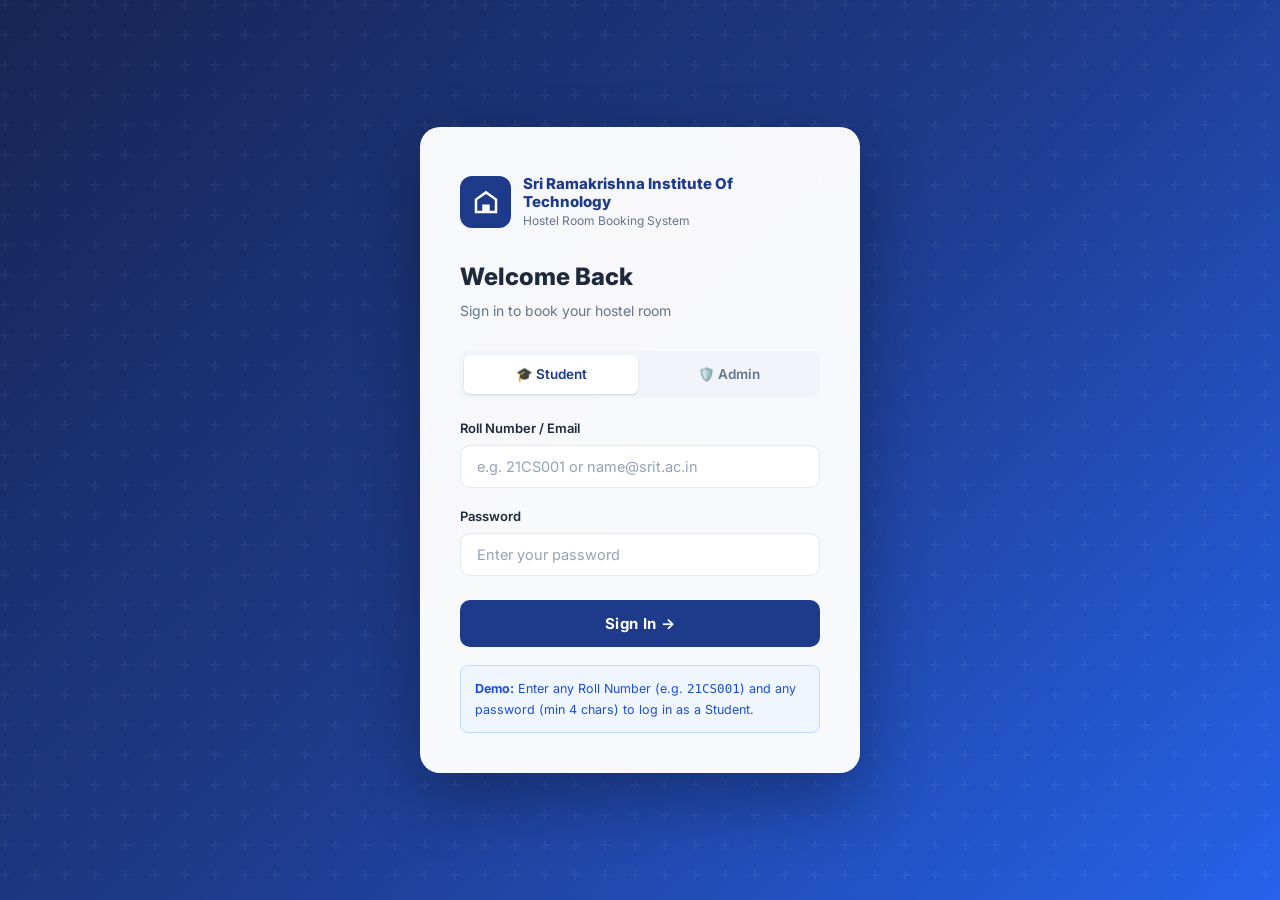
<file: index.html>
<!DOCTYPE html>
<html lang="en">
<head>
  <meta charset="UTF-8">
  <meta name="viewport" content="width=device-width, initial-scale=1.0">
  <title>Login — SRIT Hostel Booking</title>
  <meta name="description" content="Login to the Sri Ramakrishna Institute of Technology Hostel Room Booking System">
  <link rel="stylesheet" href="style.css">
</head>
<body>

  <div class="login-page">
    <div class="login-card">

      <!-- Logo & College Name -->
      <div class="login-logo">
        <div class="login-logo-icon">
          <!-- Building / College SVG Icon -->
          <svg viewBox="0 0 24 24" xmlns="http://www.w3.org/2000/svg" width="30" height="30" fill="white">
            <path d="M3 9.5L12 3l9 6.5V21H3V9.5zM12 5.5L5 10.3V19h4v-5h6v5h4V10.3L12 5.5zM10 14h4v5h-4v-5z"/>
          </svg>
        </div>
        <div class="login-logo-text">
          <h1>Sri Ramakrishna Institute Of Technology</h1>
          <p>Hostel Room Booking System</p>
        </div>
      </div>

      <h2 class="login-heading">Welcome Back</h2>
      <p class="login-subheading">Sign in to book your hostel room</p>

      <!-- Role Toggle -->
      <div class="role-toggle" role="group" aria-label="Select role">
        <input type="radio" name="role" id="role-student" value="student" checked>
        <label for="role-student">🎓 Student</label>
        <input type="radio" name="role" id="role-admin" value="admin">
        <label for="role-admin">🛡️ Admin</label>
      </div>

      <!-- Error Box -->
      <div id="login-error" class="login-error" role="alert"></div>

      <!-- Login Form -->
      <form id="login-form" novalidate>
        <div class="form-field">
          <label for="login-id">Roll Number / Email</label>
          <input type="text" id="login-id" placeholder="e.g. 21CS001 or name@srit.ac.in" autocomplete="username" required>
        </div>
        <div class="form-field">
          <label for="login-password">Password</label>
          <input type="password" id="login-password" placeholder="Enter your password" autocomplete="current-password" required>
        </div>
        <button type="submit" class="btn-login">Sign In →</button>
      </form>

      <!-- Demo Hint -->
      <div class="demo-hint">
        <strong>Demo:</strong> Enter any Roll Number (e.g. <code>21CS001</code>) and any password (min 4 chars) to log in as a Student.
      </div>

    </div>
  </div>

  <script src="data.js"></script>
  <script src="script.js"></script>
</body>
</html>
</file>
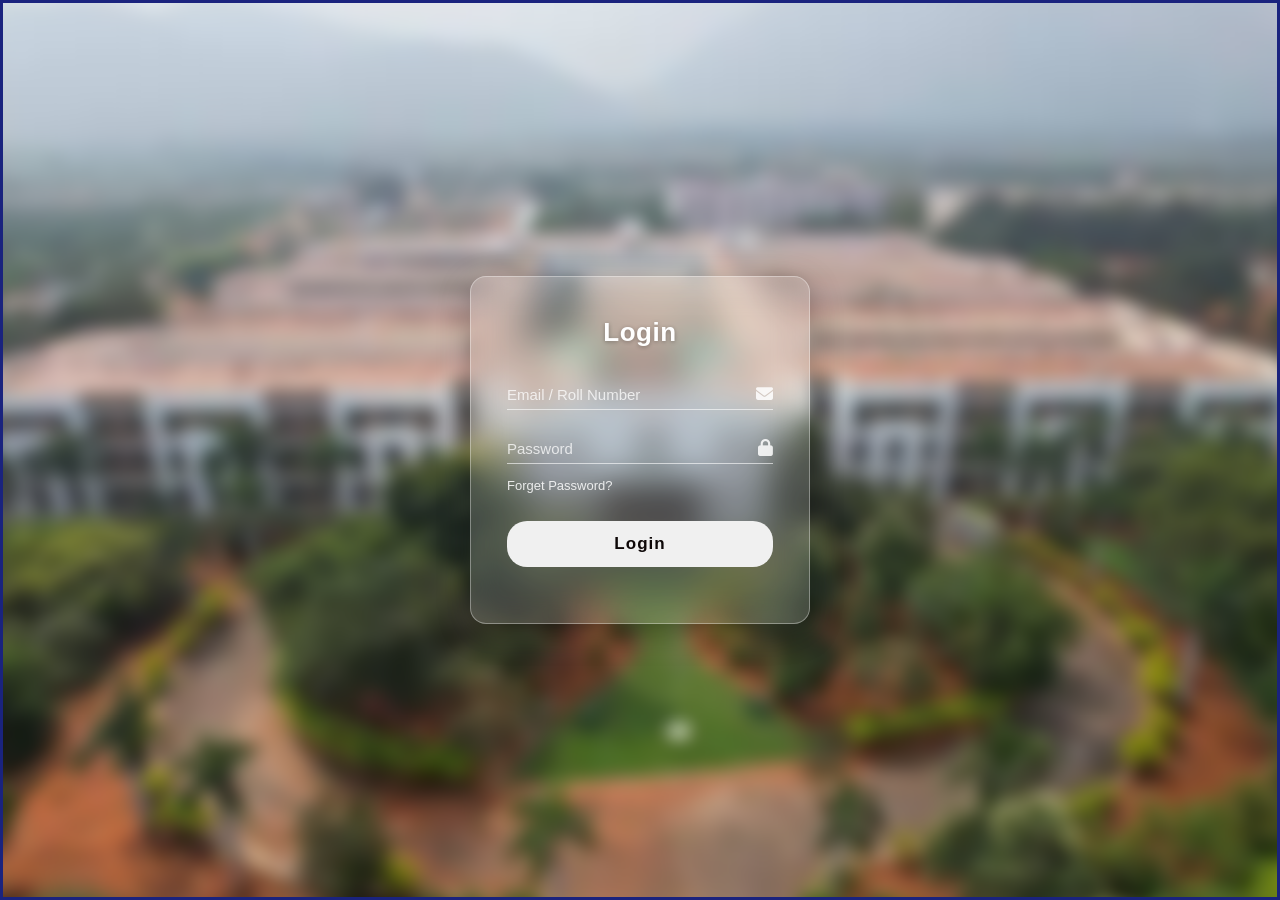
<file: beds.html>
<!DOCTYPE html>
<html lang="en">
<head>
  <meta charset="UTF-8">
  <meta name="viewport" content="width=device-width, initial-scale=1.0">
  <title>Bed Selection — SRIT Hostel Booking</title>
  <meta name="description" content="Select your bed in the chosen hostel room at SRIT">
  <link rel="stylesheet" href="style.css">
</head>
<body>

  <!-- ── Sticky Header ───────────────────────────────────────────── -->
  <header class="site-header">
    <div class="header-brand">
      <div class="brand-logo">
        <img src="img/logo.webp" alt="SRIT Logo">
      </div>
      <div class="brand-name">
        Sri Ramakrishna Institute Of Technology
        <span>Hostel Room Booking System</span>
      </div>
    </div>

    <div class="header-user" id="header-user">
      <div class="user-trigger" id="user-trigger" role="button" tabindex="0" aria-haspopup="true">
        <div class="user-avatar" id="header-avatar">?</div>
        <span class="user-name" id="header-user-name">Loading...</span>
        <span class="user-caret">▼</span>
      </div>
      <div class="user-dropdown" role="menu">
        <button class="dropdown-item" role="menuitem">👤 Profile</button>
        <div class="dropdown-divider"></div>
        <button class="dropdown-item logout" id="logout-btn" role="menuitem">🚪 Logout</button>
      </div>
    </div>
  </header>

  <!-- ── Page Body ───────────────────────────────────────────────── -->
  <main class="page-wrapper">

    <!-- Breadcrumb -->
    <nav class="breadcrumb" aria-label="Breadcrumb">
      <a href="dashboard.html">Dashboard</a>
      <span class="sep">›</span>
      <a href="rooms.html" id="bc-year">Year</a>
      <span class="sep">›</span>
      <span id="bc-room" class="current">Room</span>
      <span class="sep">›</span>
      <span class="current">Beds</span>
    </nav>

    <!-- Back Button -->
    <a href="rooms.html" class="btn-back">← Back to Rooms</a>

    <h1 class="page-title" id="page-room-title">Select a Bed</h1>
    <p class="page-subtitle">Click an available (green) bed to begin booking. Occupied beds are greyed out.</p>

    <!-- Bed Tiles (rendered by JS) -->
    <div id="beds-grid" class="beds-grid"></div>

  </main>

  <!-- ── Booking Confirmation Modal ─────────────────────────────── -->
  <div class="modal-overlay" id="confirm-modal" role="dialog" aria-modal="true" aria-labelledby="modal-heading">
    <div class="modal">
      <h2 class="modal-title" id="modal-heading">Confirm Booking</h2>
      <p class="modal-subtitle">Please review your booking details below before confirming.</p>

      <div class="modal-detail-list">
        <div class="modal-detail">
          <span class="modal-detail-key">Academic Year</span>
          <span class="modal-detail-val" id="modal-year">—</span>
        </div>
        <div class="modal-detail">
          <span class="modal-detail-key">Block</span>
          <span class="modal-detail-val" id="modal-block">—</span>
        </div>
        <div class="modal-detail">
          <span class="modal-detail-key">Room Number</span>
          <span class="modal-detail-val" id="modal-room">—</span>
        </div>
        <div class="modal-detail">
          <span class="modal-detail-key">Bed Number</span>
          <span class="modal-detail-val" id="modal-bed">—</span>
        </div>
        <div class="modal-detail">
          <span class="modal-detail-key">Student Name</span>
          <span class="modal-detail-val" id="modal-student">—</span>
        </div>
        <div class="modal-detail">
          <span class="modal-detail-key">Roll Number</span>
          <span class="modal-detail-val" id="modal-roll">—</span>
        </div>
      </div>

      <div class="modal-actions">
        <button class="btn-confirm" id="modal-confirm">✅ Confirm Booking</button>
        <button class="btn-cancel"  id="modal-cancel">Cancel</button>
      </div>
    </div>
  </div>

  <script src="data.js"></script>
  <script src="script.js"></script>
</body>
</html>
</file>
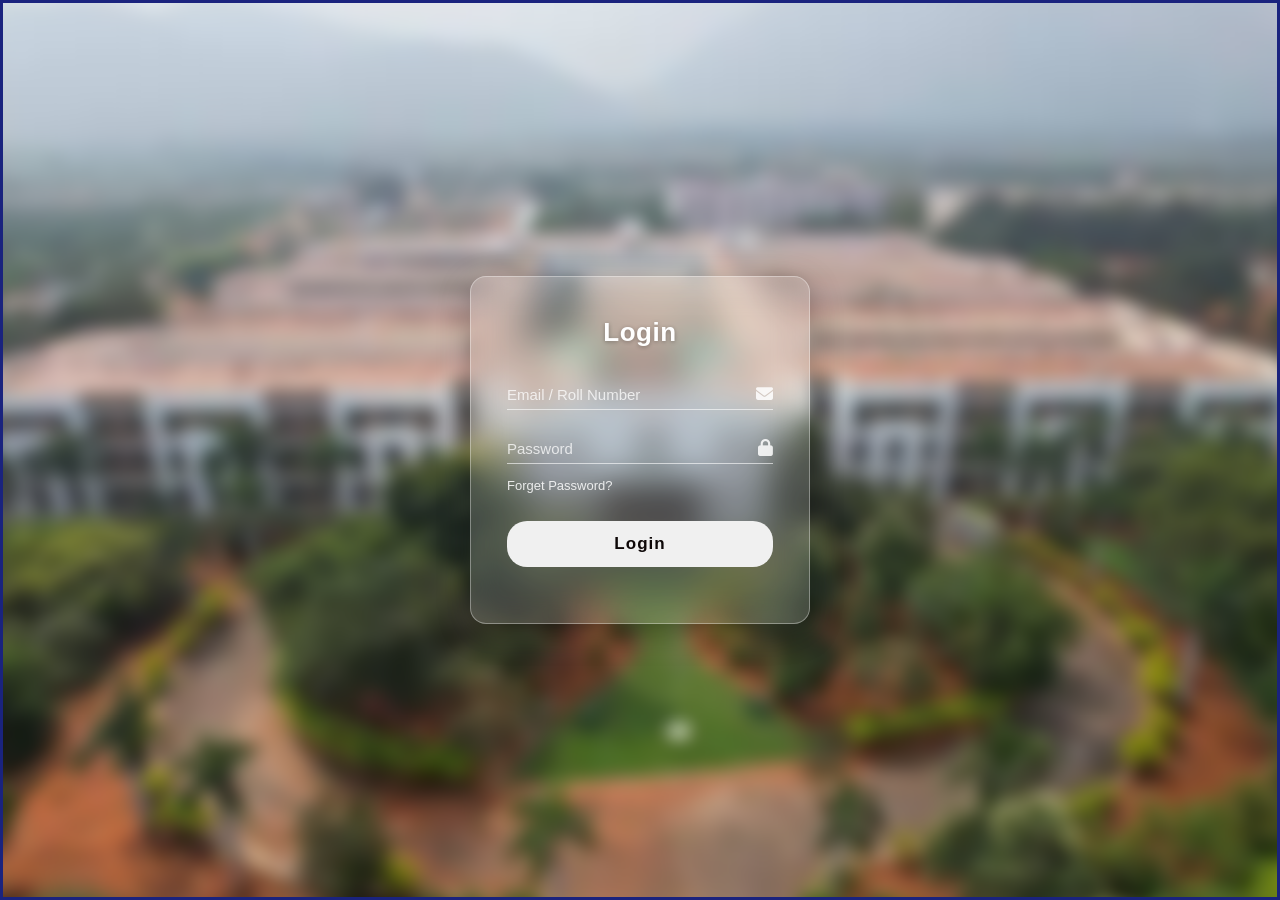
<file: dashboard.html>
<!DOCTYPE html>
<html lang="en">
<head>
  <meta charset="UTF-8">
  <meta name="viewport" content="width=device-width, initial-scale=1.0">
  <title>Dashboard — SRIT Hostel Booking</title>
  <meta name="description" content="Select your year to browse available hostel rooms at SRIT">
  <link rel="stylesheet" href="style.css">
</head>
<body>

  <!-- ── Sticky Header ───────────────────────────────────────────── -->
  <header class="site-header">
    <div class="header-brand">
      <div class="brand-logo">
        <img src="img/logo.webp" alt="SRIT Logo">
      </div>
      <div class="brand-name">
        Sri Ramakrishna Institute Of Technology
        <span>Hostel Room Booking System</span>
      </div>
    </div>

    <div class="header-user" id="header-user">
      <div class="user-trigger" id="user-trigger" role="button" tabindex="0" aria-haspopup="true">
        <div class="user-avatar" id="header-avatar">?</div>
        <span class="user-name" id="header-user-name">Loading...</span>
        <span class="user-caret">▼</span>
      </div>
      <div class="user-dropdown" role="menu">
        <button class="dropdown-item" role="menuitem">👤 Profile</button>
        <div class="dropdown-divider"></div>
        <button class="dropdown-item logout" id="logout-btn" role="menuitem">🚪 Logout</button>
      </div>
    </div>
  </header>

  <!-- ── Page Body ───────────────────────────────────────────────── -->
  <main class="page-wrapper">
    <!-- Existing Booking Banner (shown if user already booked) -->
    <div id="booking-banner" class="booking-banner" style="display:none"></div>

    <h1 class="page-title">Select Your Year</h1>
    <p class="page-subtitle">Choose your academic year to view available hostel rooms</p>

    <!-- Year Cards (rendered by JS) -->
    <div id="years-grid" class="years-grid"></div>
  </main>

  <script src="data.js"></script>
  <script src="script.js"></script>
</body>
</html>
</file>
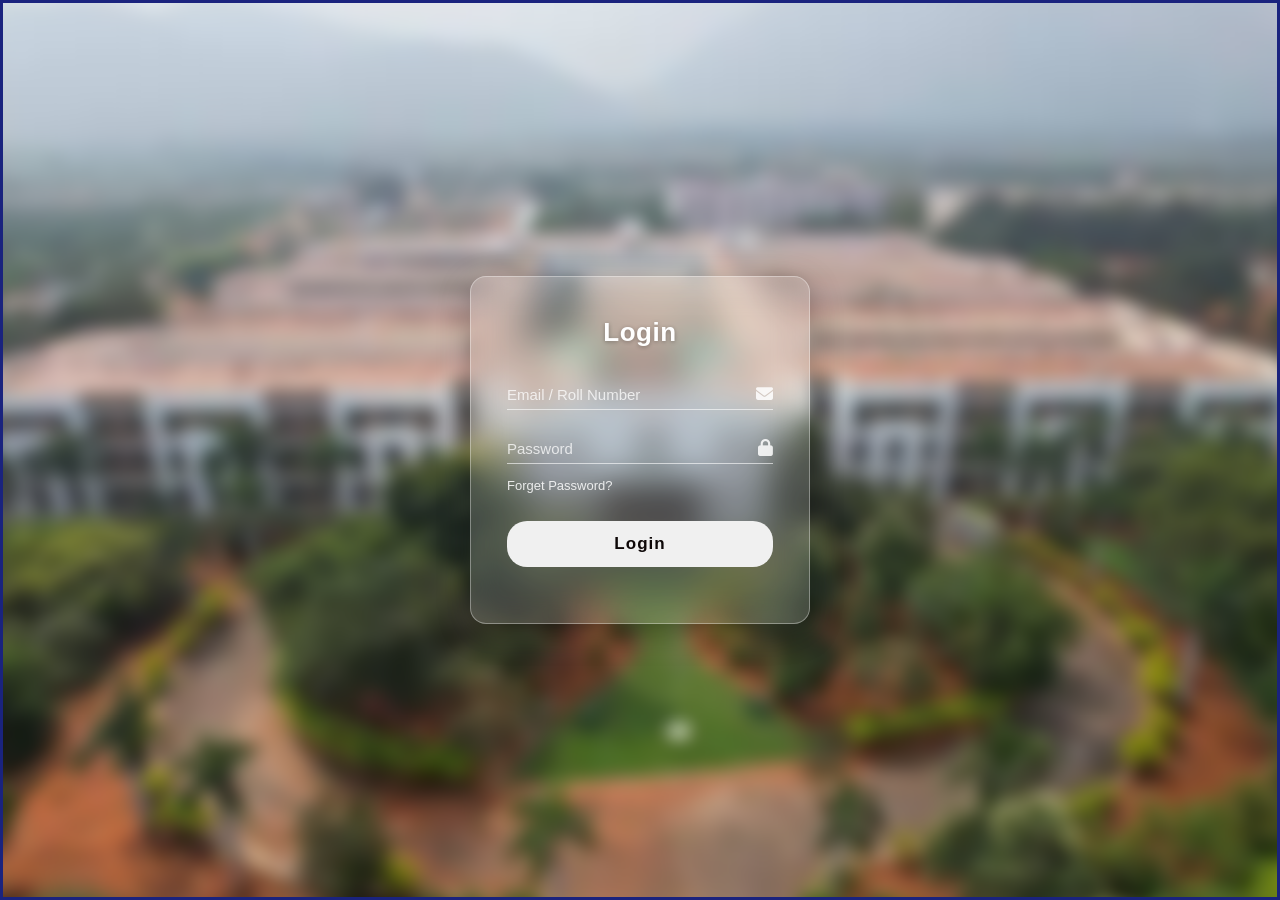
<file: login.html>
<!DOCTYPE html>
<html lang="en">
<head>
  <meta charset="UTF-8">
  <title>Login — SRIT Hostel Booking</title>
  <link rel="stylesheet" href="login.css">
  <link rel="stylesheet" href="https://cdnjs.cloudflare.com/ajax/libs/font-awesome/6.7.2/css/all.min.css">
</head>
<body>

  <div class="modal">

    <h1 class="modal-title">Login</h1>

    <!-- Error box (shown by script.js on invalid input) -->
    <div id="login-error" style="
      display:none;
      background:#fee2e2;
      color:#dc2626;
      border:1px solid #fca5a5;
      border-radius:8px;
      padding:9px 13px;
      font-size:13px;
      font-weight:500;
      margin-bottom:14px;
    "></div>

    <form id="login-form">

      <div class="form-group">
        <input type="text" id="login-id" placeholder="Email / Roll Number">
        <span class="icon"><i class="fa-solid fa-envelope"></i></span>
      </div>

      <div class="form-group">
        <input type="password" id="login-password" placeholder="Password">
        <span class="icon"><i class="fa-solid fa-lock"></i></span>
      </div>

      <div class="options-row">
        <a class="forget-link" href="#">Forget Password?</a>
      </div>

      <button type="submit" class="login-btn">Login</button>

    </form>

  </div>

  <script src="data.js"></script>
  <script src="script.js"></script>
</body>
</html>
</file>
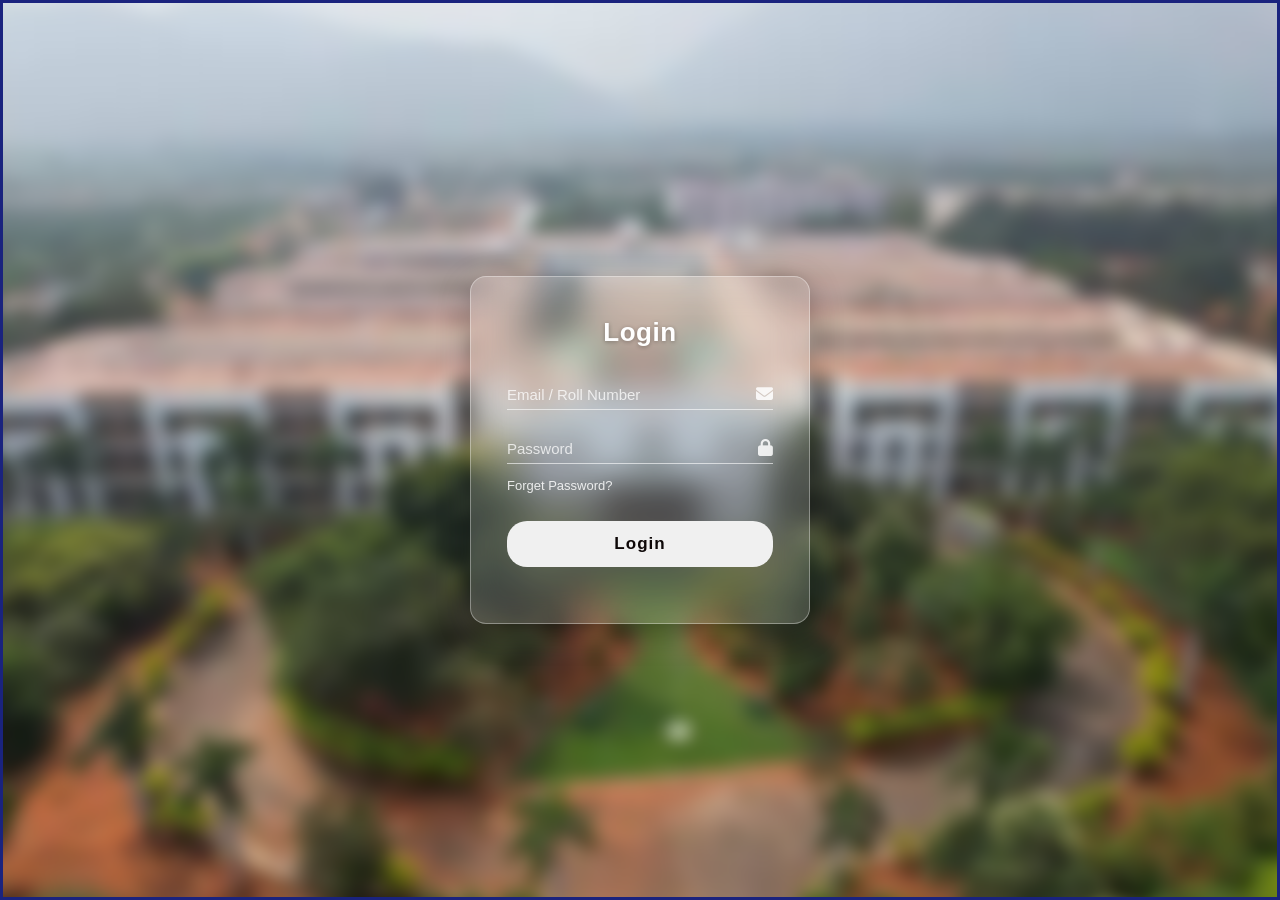
<file: rooms.html>
<!DOCTYPE html>
<html lang="en">
<head>
  <meta charset="UTF-8">
  <meta name="viewport" content="width=device-width, initial-scale=1.0">
  <title>Room Selection — SRIT Hostel Booking</title>
  <meta name="description" content="Browse and select available hostel rooms at SRIT">
  <link rel="stylesheet" href="style.css">
</head>
<body>

  <!-- ── Sticky Header ───────────────────────────────────────────── -->
  <header class="site-header">
    <div class="header-brand">
      <div class="brand-logo">
        <img src="img/logo.webp" alt="SRIT Logo">
      </div>
      <div class="brand-name">
        Sri Ramakrishna Institute Of Technology
        <span>Hostel Room Booking System</span>
      </div>
    </div>

    <div class="header-user" id="header-user">
      <div class="user-trigger" id="user-trigger" role="button" tabindex="0" aria-haspopup="true">
        <div class="user-avatar" id="header-avatar">?</div>
        <span class="user-name" id="header-user-name">Loading...</span>
        <span class="user-caret">▼</span>
      </div>
      <div class="user-dropdown" role="menu">
        <button class="dropdown-item" role="menuitem">👤 Profile</button>
        <div class="dropdown-divider"></div>
        <button class="dropdown-item logout" id="logout-btn" role="menuitem">🚪 Logout</button>
      </div>
    </div>
  </header>

  <!-- ── Page Body ───────────────────────────────────────────────── -->
  <main class="page-wrapper">

    <!-- Breadcrumb -->
    <nav class="breadcrumb" aria-label="Breadcrumb">
      <a href="dashboard.html">Dashboard</a>
      <span class="sep">›</span>
      <span id="bc-year" class="current">Year</span>
      <span class="sep">›</span>
      <span class="current">Rooms</span>
    </nav>

    <!-- Back Button -->
    <a href="dashboard.html" class="btn-back">← Back to Dashboard</a>

    <h1 class="page-title" id="page-year-title">Rooms</h1>
    <p class="page-subtitle">Click an available room to select your bed. Rooms with red borders are fully occupied.</p>

    <!-- Legend -->
    <div style="display:flex;gap:16px;flex-wrap:wrap;margin-bottom:20px;font-size:13px;font-weight:500;color:var(--text-muted)">
      <span style="display:flex;align-items:center;gap:6px">
        <span style="width:14px;height:14px;border-radius:3px;background:var(--success);display:inline-block"></span>
        Available beds
      </span>
      <span style="display:flex;align-items:center;gap:6px">
        <span style="width:14px;height:14px;border-radius:3px;background:var(--danger);display:inline-block"></span>
        Fully occupied
      </span>
    </div>

    <!-- Room Cards (rendered by JS) -->
    <div id="rooms-grid" class="rooms-grid"></div>

  </main>

  <script src="data.js"></script>
  <script src="script.js"></script>
</body>
</html>
</file>
<file: style.css>
/* ================================================================
   style.css — Hostel Room Booking System (SRIT)
   Shared stylesheet for all pages
   ================================================================ */

/* ── Google Font ───────────────────────────────────────────────── */
@import url('https://fonts.googleapis.com/css2?family=Inter:wght@300;400;500;600;700;800&display=swap');

/* ── CSS Variables ─────────────────────────────────────────────── */
:root {
  --primary: #1e3a8a;
  --primary-light: #2563eb;
  --primary-dark: #172554;
  --success: #059669;
  --success-light: #d1fae5;
  --danger: #dc2626;
  --danger-light: #fee2e2;
  --warning: #d97706;
  --warning-light: #fef3c7;
  --bg: #f1f5f9;
  --surface: #ffffff;
  --text: #1e293b;
  --text-muted: #64748b;
  --border: #e2e8f0;
  --shadow-sm: 0 1px 3px rgba(0, 0, 0, .08), 0 1px 2px rgba(0, 0, 0, .05);
  --shadow-md: 0 4px 12px rgba(0, 0, 0, .10), 0 2px 4px rgba(0, 0, 0, .06);
  --shadow-lg: 0 10px 28px rgba(0, 0, 0, .12), 0 4px 8px rgba(0, 0, 0, .07);
  --radius: 10px;
  --radius-lg: 14px;
  --header-h: 68px;
}

/* ── Reset ─────────────────────────────────────────────────────── */
*,
*::before,
*::after {
  box-sizing: border-box;
  margin: 0;
  padding: 0;
}

html {
  scroll-behavior: smooth;
}

body {
  font-family: 'Inter', system-ui, sans-serif;
  background: var(--bg);
  color: var(--text);
  min-height: 100vh;
  font-size: 15px;
  line-height: 1.6;
  position: relative;
  overflow-x: hidden;
}

/* ── Blurred background image (dashboard / rooms / beds) ──────── */
body::before {
  content: '';
  position: fixed;
  top: 0;
  left: 0;
  width: 100%;
  height: 100%;
  background-image: url('img/srit.webp');
  background-size: cover;
  background-position: center;
  filter: blur(2px);
  transform: scale(1.05);
  z-index: -1;
}

body::after {
  content: '';
  position: fixed;
  top: 0;
  left: 0;
  width: 100%;
  height: 100%;
  background: rgba(241, 245, 249, 0.72);
  z-index: -1;
}

a {
  text-decoration: none;
  color: inherit;
}

button {
  cursor: pointer;
  font-family: inherit;
}

img {
  display: block;
  max-width: 100%;
}

/* ================================================================
   HEADER
   ================================================================ */
.site-header {
  position: sticky;
  top: 0;
  z-index: 100;
  height: var(--header-h);
  background: var(--primary);
  display: flex;
  align-items: center;
  justify-content: space-between;
  padding: 0 32px;
  box-shadow: 0 2px 12px rgba(0, 0, 0, .2);
}

/* Brand */
.header-brand {
  display: flex;
  align-items: center;
  gap: 12px;
}

.brand-logo {
  width: 42px;
  height: 42px;
  border-radius: 8px;
  background: rgba(255, 255, 255, .15);
  display: flex;
  align-items: center;
  justify-content: center;
  flex-shrink: 0;
}

.brand-logo svg {
  width: 26px;
  height: 26px;
  fill: #fff;
}

.brand-name {
  color: #fff;
  font-weight: 800;
  font-size: 20px;
  line-height: 1.2;
  letter-spacing: -0.2px;
}

.brand-name span {
  display: block;
  font-size: 11px;
  font-weight: 400;
  opacity: .75;
  letter-spacing: .5px;
}

/* User Menu */
.header-user {
  position: relative;
}

.user-trigger {
  display: flex;
  align-items: center;
  gap: 10px;
  background: rgba(255, 255, 255, .12);
  border: 1px solid rgba(255, 255, 255, .2);
  border-radius: 999px;
  padding: 6px 14px 6px 6px;
  cursor: pointer;
  transition: background .2s;
  color: #fff;
}

.user-trigger:hover {
  background: rgba(255, 255, 255, .2);
}

.user-avatar {
  width: 36px;
  height: 36px;
  border-radius: 50%;
  background: linear-gradient(135deg, #60a5fa, #2563eb);
  display: flex;
  align-items: center;
  justify-content: center;
  font-weight: 700;
  font-size: 14px;
  color: #fff;
  flex-shrink: 0;
  letter-spacing: 0.5px;
}

.user-name {
  font-size: 14px;
  font-weight: 500;
}

.user-caret {
  font-size: 10px;
  opacity: .8;
  margin-left: 2px;
  transition: transform .2s;
}

.header-user.open .user-caret {
  transform: rotate(180deg);
}

/* Dropdown */
.user-dropdown {
  display: none;
  position: absolute;
  top: calc(100% + 10px);
  right: 0;
  min-width: 180px;
  background: var(--surface);
  border: 1px solid var(--border);
  border-radius: var(--radius);
  box-shadow: var(--shadow-lg);
  overflow: hidden;
  z-index: 200;
}

.header-user.open .user-dropdown {
  display: block;
}

.dropdown-item {
  display: flex;
  align-items: center;
  gap: 10px;
  padding: 12px 16px;
  font-size: 14px;
  font-weight: 500;
  color: var(--text);
  transition: background .15s;
  border: none;
  background: none;
  width: 100%;
  text-align: left;
}

.dropdown-item:hover {
  background: var(--bg);
}

.dropdown-item.logout {
  color: var(--danger);
}

.dropdown-divider {
  height: 1px;
  background: var(--border);
}

/* ================================================================
   PAGE WRAPPER
   ================================================================ */
.page-wrapper {
  max-width: 1200px;
  margin: 0 auto;
  padding: 32px 24px 64px;
}

/* ── Breadcrumb ─────────────────────────────────────────────────── */
.breadcrumb {
  display: flex;
  align-items: center;
  gap: 6px;
  font-size: 13.5px;
  color: var(--text-muted);
  margin-bottom: 28px;
  flex-wrap: wrap;
}

.breadcrumb a {
  color: var(--primary-light);
  font-weight: 500;
}

.breadcrumb a:hover {
  text-decoration: underline;
}

.breadcrumb .sep {
  color: var(--border);
  font-size: 12px;
}

.breadcrumb .current {
  color: var(--text);
  font-weight: 600;
}

/* ── Back Button ────────────────────────────────────────────────── */
.btn-back {
  display: inline-flex;
  align-items: center;
  gap: 7px;
  padding: 9px 18px;
  background: var(--surface);
  border: 1px solid var(--border);
  border-radius: var(--radius);
  font-size: 13.5px;
  font-weight: 600;
  color: var(--text);
  box-shadow: var(--shadow-sm);
  transition: all .2s;
  margin-bottom: 20px;
}

.btn-back:hover {
  background: var(--bg);
  box-shadow: var(--shadow-md);
}

/* ── Page Title ─────────────────────────────────────────────────── */
.page-title {
  font-size: 26px;
  font-weight: 800;
  color: var(--primary);
  margin-bottom: 6px;
  letter-spacing: -0.5px;
}

.page-subtitle {
  font-size: 14.5px;
  color: var(--primary);
  margin-bottom: 32px;
}

/* ================================================================
   LOGIN PAGE (index.html)
   ================================================================ */
.login-page {
  min-height: 100vh;
  display: flex;
  align-items: center;
  justify-content: center;
  background: linear-gradient(135deg, var(--primary-dark) 0%, var(--primary) 50%, var(--primary-light) 100%);
  padding: 24px;
  position: relative;
  overflow: hidden;
}

.login-page::before {
  content: '';
  position: absolute;
  inset: 0;
  background: url("data:image/svg+xml,%3Csvg width='60' height='60' viewBox='0 0 60 60' xmlns='http://www.w3.org/2000/svg'%3E%3Cg fill='none' fill-rule='evenodd'%3E%3Cg fill='%23ffffff' fill-opacity='0.04'%3E%3Cpath d='M36 34v-4h-2v4h-4v2h4v4h2v-4h4v-2h-4zm0-30V0h-2v4h-4v2h4v4h2V6h4V4h-4zM6 34v-4H4v4H0v2h4v4h2v-4h4v-2H6zM6 4V0H4v4H0v2h4v4h2V6h4V4H6z'/%3E%3C/g%3E%3C/g%3E%3C/svg%3E");
}

.login-card {
  background: rgba(255, 255, 255, .97);
  backdrop-filter: blur(20px);
  border-radius: 20px;
  box-shadow: 0 24px 64px rgba(0, 0, 0, .3);
  width: 100%;
  max-width: 440px;
  padding: 48px 40px 40px;
  position: relative;
  z-index: 1;
}

.login-logo {
  display: flex;
  align-items: center;
  gap: 12px;
  margin-bottom: 28px;
}

.login-logo-icon {
  width: 52px;
  height: 52px;
  background: var(--primary);
  border-radius: 12px;
  display: flex;
  align-items: center;
  justify-content: center;
}

.login-logo-icon svg {
  width: 30px;
  height: 30px;
  fill: #fff;
}

.login-logo-text h1 {
  font-size: 15px;
  font-weight: 800;
  color: var(--primary);
  line-height: 1.2;
}

.login-logo-text p {
  font-size: 12px;
  color: var(--text-muted);
  font-weight: 400;
}

.login-heading {
  font-size: 24px;
  font-weight: 800;
  color: var(--text);
  margin-bottom: 4px;
}

.login-subheading {
  font-size: 14px;
  color: var(--text-muted);
  margin-bottom: 28px;
}

/* Role Toggle */
.role-toggle {
  display: flex;
  background: var(--bg);
  border-radius: 8px;
  padding: 4px;
  margin-bottom: 20px;
  gap: 4px;
}

.role-toggle input[type="radio"] {
  display: none;
}

.role-toggle label {
  flex: 1;
  text-align: center;
  padding: 9px 0;
  font-size: 13.5px;
  font-weight: 600;
  color: var(--text-muted);
  border-radius: 6px;
  cursor: pointer;
  transition: all .2s;
  user-select: none;
}

.role-toggle input[type="radio"]:checked+label {
  background: var(--surface);
  color: var(--primary);
  box-shadow: var(--shadow-sm);
}

/* Form Fields */
.form-field {
  margin-bottom: 18px;
}

.form-field label {
  display: block;
  font-size: 13px;
  font-weight: 600;
  color: var(--text);
  margin-bottom: 6px;
}

.form-field input {
  width: 100%;
  padding: 12px 16px;
  border: 1.5px solid var(--border);
  border-radius: var(--radius);
  font-size: 14.5px;
  font-family: inherit;
  color: var(--text);
  background: var(--surface);
  transition: border-color .2s, box-shadow .2s;
  outline: none;
}

.form-field input:focus {
  border-color: var(--primary-light);
  box-shadow: 0 0 0 3px rgba(37, 99, 235, .12);
}

.form-field input::placeholder {
  color: #94a3b8;
}

.btn-login {
  width: 100%;
  padding: 14px;
  background: var(--primary);
  color: #fff;
  font-size: 15px;
  font-weight: 700;
  border: none;
  border-radius: var(--radius);
  transition: all .2s;
  letter-spacing: .3px;
  margin-top: 6px;
}

.btn-login:hover {
  background: var(--primary-dark);
  box-shadow: 0 6px 18px rgba(30, 58, 138, .3);
  transform: translateY(-1px);
}

.btn-login:active {
  transform: translateY(0);
}

.login-error {
  background: var(--danger-light);
  color: var(--danger);
  border: 1px solid #fca5a5;
  border-radius: 8px;
  padding: 10px 14px;
  font-size: 13.5px;
  font-weight: 500;
  margin-bottom: 16px;
  display: none;
}

.login-error.show {
  display: block;
}

.demo-hint {
  background: #eff6ff;
  border: 1px solid #bfdbfe;
  border-radius: 8px;
  padding: 12px 14px;
  margin-top: 18px;
  font-size: 12.5px;
  color: #1d4ed8;
  line-height: 1.7;
}

.demo-hint strong {
  font-weight: 700;
}

/* ================================================================
   DASHBOARD — Year Cards
   ================================================================ */
.years-grid {
  display: flex;
  gap: 20px;
  flex-wrap: wrap;
}

.year-card {
  flex: 1 1 200px;
  background: var(--surface);
  border-radius: var(--radius-lg);
  padding: 32px 24px;
  box-shadow: var(--shadow-sm);
  border: 1.5px solid var(--border);
  cursor: pointer;
  transition: transform .2s, box-shadow .2s, border-color .2s;
  display: flex;
  flex-direction: column;
  align-items: center;
  gap: 16px;
  text-align: center;
  position: relative;
  overflow: hidden;
}

.year-card::before {
  content: '';
  position: absolute;
  top: 0;
  left: 0;
  right: 0;
  height: 4px;
}

.year-card:nth-child(1)::before {
  background: linear-gradient(90deg, #3b82f6, #60a5fa);
}

.year-card:nth-child(2)::before {
  background: linear-gradient(90deg, #7c3aed, #a78bfa);
}

.year-card:nth-child(3)::before {
  background: linear-gradient(90deg, #0891b2, #22d3ee);
}

.year-card:nth-child(4)::before {
  background: linear-gradient(90deg, #d97706, #fbbf24);
}

.year-card:hover {
  transform: translateY(-5px);
  box-shadow: var(--shadow-lg);
  border-color: transparent;
}

.year-icon {
  width: 72px;
  height: 72px;
  border-radius: 16px;
  display: flex;
  align-items: center;
  justify-content: center;
  font-size: 28px;
  font-weight: 800;
}

.year-card:nth-child(1) .year-icon {
  background: #eff6ff;
  color: #2563eb;
}

.year-card:nth-child(2) .year-icon {
  background: #f5f3ff;
  color: #7c3aed;
}

.year-card:nth-child(3) .year-icon {
  background: #ecfeff;
  color: #0891b2;
}

.year-card:nth-child(4) .year-icon {
  background: #fffbeb;
  color: #d97706;
}

.year-label {
  font-size: 17px;
  font-weight: 700;
  color: var(--text);
}

.year-sublabel {
  font-size: 12.5px;
  color: var(--text-muted);
  font-weight: 500;
}

.year-arrow {
  font-size: 20px;
  color: var(--text-muted);
  transition: transform .2s;
}

.year-card:hover .year-arrow {
  transform: translateX(4px);
  color: var(--primary-light);
}

/* Booking Banner */
.booking-banner {
  background: linear-gradient(135deg, #ecfdf5, #d1fae5);
  border: 1.5px solid #6ee7b7;
  border-radius: var(--radius-lg);
  padding: 20px 24px;
  display: flex;
  align-items: center;
  gap: 16px;
  margin-bottom: 28px;
}

.booking-banner-icon {
  font-size: 32px;
}

.booking-banner-text h3 {
  font-size: 15px;
  font-weight: 700;
  color: #065f46;
}

.booking-banner-text p {
  font-size: 13px;
  color: #047857;
  margin-top: 2px;
}

/* ================================================================
   ROOMS PAGE
   ================================================================ */
.rooms-grid {
  display: grid;
  grid-template-columns: repeat(auto-fill, minmax(200px, 1fr));
  gap: 16px;
}

.room-card {
  background: var(--surface);
  border-radius: var(--radius-lg);
  padding: 20px;
  box-shadow: var(--shadow-sm);
  border: 1.5px solid var(--border);
  border-left: 5px solid var(--success);
  cursor: pointer;
  transition: transform .18s, box-shadow .18s, border-color .18s;
  position: relative;
}

.room-card:hover {
  transform: translateY(-3px);
  box-shadow: var(--shadow-md);
}

.room-card.full {
  border-left-color: var(--danger);
  opacity: .6;
  pointer-events: none;
  cursor: not-allowed;
}

.room-number {
  font-size: 18px;
  font-weight: 800;
  color: var(--primary);
  margin-bottom: 6px;
}

.room-info {
  font-size: 12.5px;
  color: var(--text-muted);
  margin-bottom: 12px;
  font-weight: 500;
}

.room-badge {
  display: inline-block;
  padding: 4px 10px;
  border-radius: 999px;
  font-size: 12px;
  font-weight: 600;
}

.badge-available {
  background: var(--success-light);
  color: var(--success);
}

.badge-partial {
  background: var(--warning-light);
  color: var(--warning);
}

.badge-full {
  background: var(--danger-light);
  color: var(--danger);
}

.room-occupancy-bar {
  height: 5px;
  border-radius: 3px;
  background: var(--bg);
  margin-top: 12px;
  overflow: hidden;
}

.room-occupancy-fill {
  height: 100%;
  border-radius: 3px;
  background: var(--success);
  transition: width .4s;
}

.room-card.full .room-occupancy-fill {
  background: var(--danger);
}

/* ================================================================
   BEDS PAGE
   ================================================================ */
.beds-grid {
  display: grid;
  grid-template-columns: repeat(4, 1fr);
  gap: 20px;
  max-width: 860px;
  margin: 0 auto;
}

.bed-tile {
  background: var(--surface);
  border-radius: var(--radius-lg);
  padding: 28px 20px;
  box-shadow: var(--shadow-sm);
  border: 2px solid var(--border);
  text-align: center;
  cursor: pointer;
  transition: all .2s;
  display: flex;
  flex-direction: column;
  align-items: center;
  gap: 12px;
}

.bed-tile.available {
  border-color: var(--success);
  background: linear-gradient(135deg, #fff, #f0fdf4);
}

.bed-tile.available:hover {
  transform: translateY(-4px);
  box-shadow: var(--shadow-md);
  border-color: var(--primary-light);
}

.bed-tile.occupied {
  border-color: var(--border);
  background: var(--bg);
  opacity: .75;
  cursor: not-allowed;
  pointer-events: none;
}

.bed-icon {
  font-size: 36px;
  line-height: 1;
}

.bed-number {
  font-size: 16px;
  font-weight: 700;
  color: var(--text);
}

.bed-status {
  font-size: 12px;
  font-weight: 600;
  padding: 4px 12px;
  border-radius: 999px;
}

.bed-tile.available .bed-status {
  background: var(--success-light);
  color: var(--success);
}

.bed-tile.occupied .bed-status {
  background: var(--bg);
  color: var(--text-muted);
  border: 1px solid var(--border);
}

.bed-occupant {
  font-size: 11.5px;
  color: var(--text-muted);
  line-height: 1.5;
}

.bed-occupant strong {
  display: block;
  font-weight: 600;
  color: var(--text);
}

/* ================================================================
   MODAL
   ================================================================ */
.modal-overlay {
  position: fixed;
  inset: 0;
  background: rgba(15, 23, 42, .55);
  backdrop-filter: blur(4px);
  z-index: 500;
  display: flex;
  align-items: center;
  justify-content: center;
  padding: 24px;
  opacity: 0;
  pointer-events: none;
  transition: opacity .25s;
}

.modal-overlay.open {
  opacity: 1;
  pointer-events: all;
}

.modal {
  background: var(--surface);
  border-radius: 18px;
  box-shadow: 0 24px 64px rgba(0, 0, 0, .25);
  width: 100%;
  max-width: 460px;
  padding: 36px;
  transform: scale(.94) translateY(16px);
  transition: transform .25s;
  position: relative;
}

.modal-overlay.open .modal {
  transform: scale(1) translateY(0);
}

.modal-title {
  font-size: 21px;
  font-weight: 800;
  color: var(--primary);
  margin-bottom: 6px;
}

.modal-subtitle {
  font-size: 13.5px;
  color: var(--text-muted);
  margin-bottom: 24px;
}

.modal-detail-list {
  display: flex;
  flex-direction: column;
  gap: 12px;
  margin-bottom: 28px;
}

.modal-detail {
  display: flex;
  justify-content: space-between;
  align-items: center;
  padding: 12px 16px;
  background: var(--bg);
  border-radius: 8px;
  font-size: 14px;
}

.modal-detail-key {
  color: var(--text-muted);
  font-weight: 500;
}

.modal-detail-val {
  font-weight: 700;
  color: var(--text);
}

.modal-actions {
  display: flex;
  gap: 12px;
}

.btn-confirm {
  flex: 1;
  padding: 13px;
  background: var(--primary);
  color: #fff;
  border: none;
  border-radius: var(--radius);
  font-size: 14.5px;
  font-weight: 700;
  transition: all .2s;
  font-family: inherit;
}

.btn-confirm:hover {
  background: var(--primary-dark);
  box-shadow: 0 6px 18px rgba(30, 58, 138, .3);
  transform: translateY(-1px);
}

.btn-cancel {
  flex: 1;
  padding: 13px;
  background: var(--surface);
  color: var(--text);
  border: 1.5px solid var(--border);
  border-radius: var(--radius);
  font-size: 14.5px;
  font-weight: 600;
  transition: all .2s;
  font-family: inherit;
}

.btn-cancel:hover {
  background: var(--bg);
}

/* ================================================================
   TOAST
   ================================================================ */
.toast-container {
  position: fixed;
  bottom: 28px;
  left: 50%;
  transform: translateX(-50%);
  z-index: 1000;
  display: flex;
  flex-direction: column;
  align-items: center;
  gap: 10px;
  pointer-events: none;
}

.toast {
  padding: 14px 22px;
  border-radius: 999px;
  font-size: 14px;
  font-weight: 600;
  box-shadow: var(--shadow-lg);
  display: flex;
  align-items: center;
  gap: 10px;
  white-space: nowrap;
  animation: toastIn .35s ease, toastOut .35s ease 2.65s forwards;
  pointer-events: all;
}

.toast.success {
  background: #065f46;
  color: #fff;
}

.toast.error {
  background: var(--danger);
  color: #fff;
}

@keyframes toastIn {
  from {
    opacity: 0;
    transform: translateY(20px);
  }

  to {
    opacity: 1;
    transform: translateY(0);
  }
}

@keyframes toastOut {
  from {
    opacity: 1;
    transform: translateY(0);
  }

  to {
    opacity: 0;
    transform: translateY(20px);
  }
}

/* ================================================================
   EMPTY STATE
   ================================================================ */
.empty-state {
  text-align: center;
  padding: 64px 24px;
  color: var(--text-muted);
}

.empty-state-icon {
  font-size: 52px;
  margin-bottom: 16px;
}

.empty-state h3 {
  font-size: 18px;
  font-weight: 700;
  color: var(--text);
  margin-bottom: 8px;
}

.empty-state p {
  font-size: 14px;
}

/* ================================================================
   RESPONSIVE
   ================================================================ */
@media (max-width: 768px) {
  .site-header {
    padding: 0 20px;
  }

  .brand-name {
    font-size: 14px;
  }

  .page-wrapper {
    padding: 24px 16px 48px;
  }

  .years-grid {
    gap: 14px;
  }

  .year-card {
    padding: 24px 16px;
  }

  .rooms-grid {
    grid-template-columns: repeat(auto-fill, minmax(160px, 1fr));
    gap: 12px;
  }

  .beds-grid {
    grid-template-columns: repeat(2, 1fr);
    gap: 14px;
  }

  .modal {
    padding: 28px 24px;
  }
}

@media (max-width: 480px) {
  .brand-name {
    display: none;
  }

  .user-name {
    display: none;
  }

  .page-title {
    font-size: 21px;
  }

  .years-grid {
    flex-direction: column;
  }

  .year-card {
    flex-direction: row;
    text-align: left;
    padding: 20px;
  }

  .year-icon {
    width: 54px;
    height: 54px;
    font-size: 22px;
    flex-shrink: 0;
  }

  .rooms-grid {
    grid-template-columns: 1fr 1fr;
  }

  .beds-grid {
    grid-template-columns: 1fr 1fr;
  }

  .modal-actions {
    flex-direction: column;
  }

  .login-card {
    padding: 32px 24px 28px;
  }
}
</file>
<file: login.css>
* {
  margin: 0;
  padding: 0;
  box-sizing: border-box;
}

body {
  min-height: 100vh;
  display: flex;
  align-items: center;
  justify-content: center;
  border: 3px solid #1a237e;
  font-family: 'Segoe UI', Arial, sans-serif;
  position: relative;
  overflow: hidden;
}

body::before {
  content: '';
  position: fixed;
  top: 0;
  left: 0;
  width: 100%;
  height: 100%;
  background-image: url('img/srit.webp');
  background-size: cover;
  background-position: center;
  filter: blur(8px);
  transform: scale(1.05);
  z-index: -1;
}

.modal {
  background: rgba(255, 255, 255, 0.15);
  backdrop-filter: blur(16px);
  -webkit-backdrop-filter: blur(16px);
  border: 1px solid rgba(255, 255, 255, 0.35);
  border-radius: 16px;
  width: 340px;
  padding: 40px 36px 36px 36px;
  position: relative;
  box-shadow: 0 8px 32px rgba(0, 0, 0, 0.30);
}

.modal-title {
  text-align: center;
  font-size: 26px;
  font-weight: 700;
  color: #ffffff;
  margin-bottom: 32px;
  letter-spacing: 0.5px;
  text-shadow: 0 1px 4px rgba(0, 0, 0, 0.3);
}

.form-group {
  position: relative;
  margin-bottom: 24px;
}

.form-group input {
  width: 100%;
  background: transparent;
  border: none;
  border-bottom: 1.5px solid rgba(255, 255, 255, 0.6);
  outline: none;
  font-size: 15px;
  color: #ffffff;
  padding: 6px 32px 6px 0;
  transition: border-color 0.2s;
}

.form-group input::placeholder {
  color: rgba(255, 255, 255, 0.75);
  font-size: 15px;
}

.form-group input:focus {
  border-bottom-color: #ffffff;
}

.form-group .icon {
  position: absolute;
  right: 0;
  top: 50%;
  transform: translateY(-50%);
  color: rgba(255, 255, 255, 0.85);
  font-size: 17px;
  pointer-events: none;
}

.options-row {
  display: flex;
  justify-content: space-between;
  align-items: center;
  margin-bottom: 28px;
  margin-top: -10px;
}


.forget-link {
  font-size: 13px;
  color: rgba(255, 255, 255, 0.85);
  text-decoration: none;
  cursor: pointer;
}

.forget-link:hover {
  color: #ffffff;
  text-decoration: underline;
}

.login-btn {
  width: 100%;
  background-color: #f0f0f0;
  color: #0e0808;
  border: none;
  border-radius: 20px;
  padding: 13px;
  font-size: 17px;
  font-weight: 700;
  letter-spacing: 1px;
  cursor: pointer;
  transition: background 0.2s, transform 0.1s;
  margin-bottom: 20px;
}

.login-btn:hover {
  border: solid #1a237e;

}

.login-btn:active {
  transform: scale(0.98);
}
</file>
